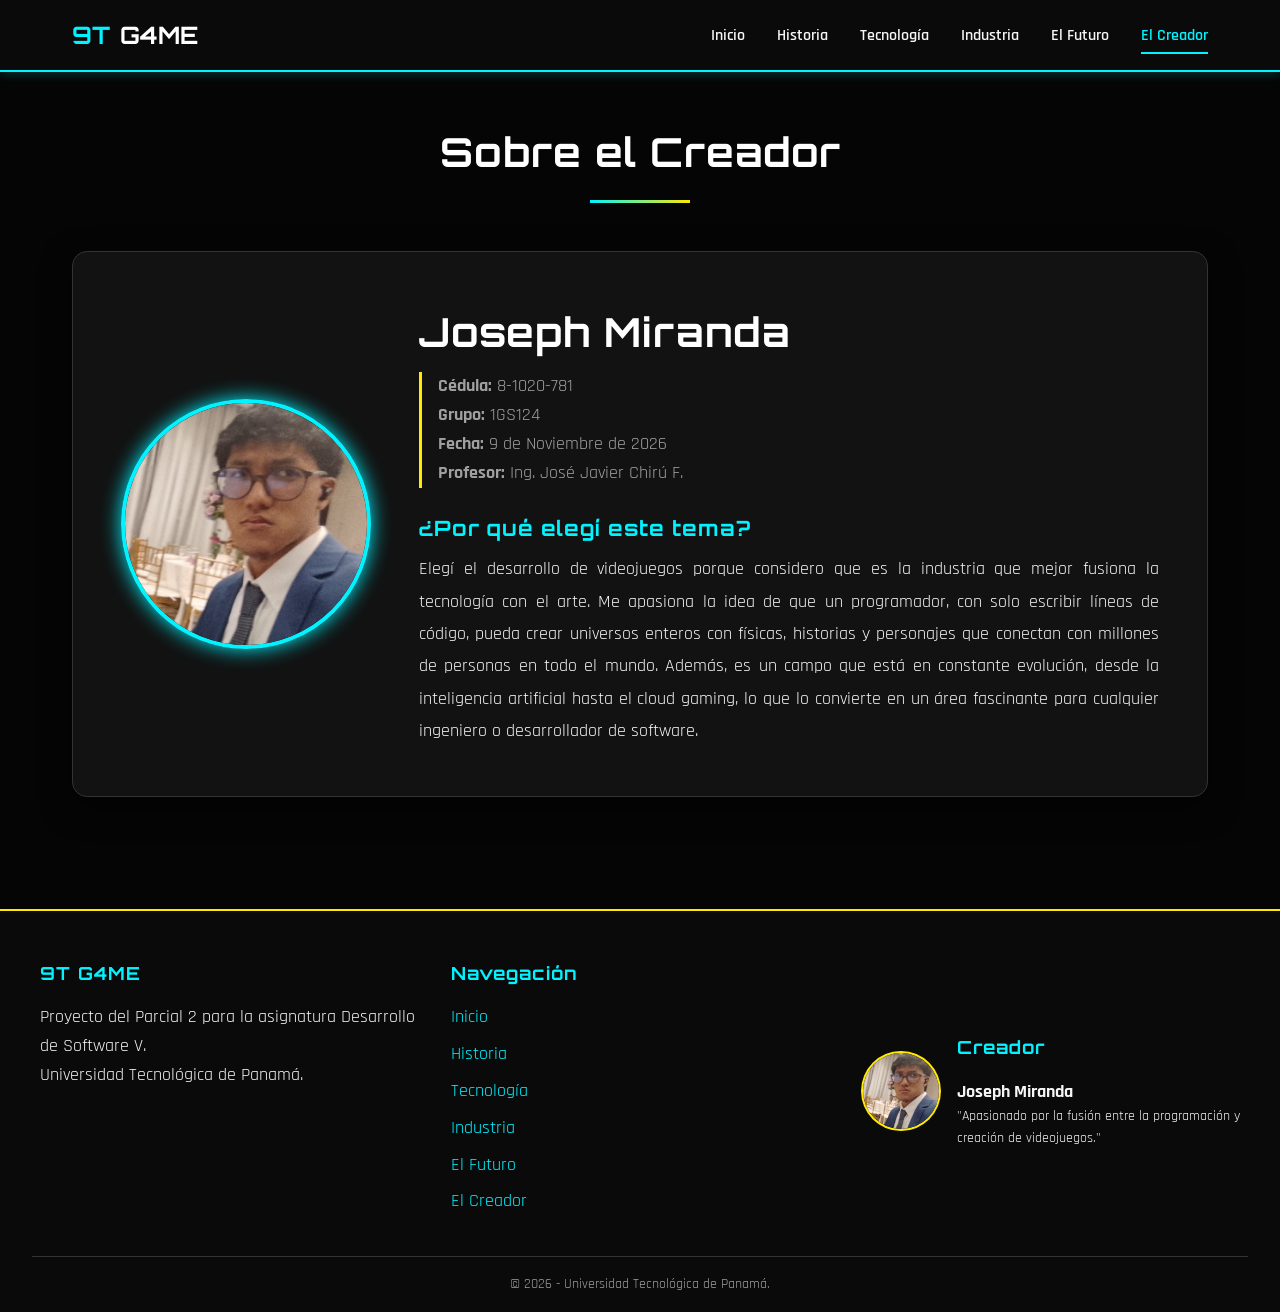
<file: creador.html>
<!DOCTYPE html>
<html lang="es">
<head>
  <meta charset="UTF-8">
  <meta name="viewport" content="width=device-width, initial-scale=1.0">
  <title>El Creador | Desarrollo de Videojuegos</title>
  <link rel="preconnect" href="https://fonts.googleapis.com">
  <link rel="preconnect" href="https://fonts.gstatic.com" crossorigin>
  <link href="https://fonts.googleapis.com/css2?family=Orbitron:wght@400;700&family=Rajdhani:wght@400;600&display=swap" rel="stylesheet">
  <link rel="stylesheet" href="css/styles.css">
</head>
<body>

<header>
  <nav class="navbar">
    <div class="logo"> <span>9T</span>G4ME</div>
    <ul class="nav-links" id="nav-links">
      <li><a href="index.html">Inicio</a></li>
      <li><a href="historia.html">Historia</a></li>
      <li><a href="tecnologia.html">Tecnología</a></li>
      <li><a href="industria.html">Industria</a></li>
      <li><a href="futuro.html">El Futuro</a></li>
      <li><a href="creador.html" class="active">El Creador</a></li>
    </ul>
    <div class="menu-toggle" id="menu-toggle">☰</div>
  </nav>
</header>

<main class="contenedor">
  <h1 class="titulo-seccion">Sobre el Creador</h1>

  <div class="perfil-creador">
    <div class="perfil-imagen">
      <img src="assets/img/creador.jpg" alt="Foto de perfil del creador">
    </div>

    <div class="perfil-info">
      <h2>Joseph Miranda</h2>
      <p class="datos-personales">
        <strong>Cédula:</strong> 8-1020-781 <br>
        <strong>Grupo:</strong> 1GS124 <br>
        <strong>Fecha:</strong> 9 de Noviembre de 2026 <br>
        <strong>Profesor:</strong> Ing. José Javier Chirú F.
      </p>

      <div class="resena">
        <h3>¿Por qué elegí este tema?</h3>
        <p>
          Elegí el desarrollo de videojuegos porque considero que es la industria que mejor fusiona la tecnología con el arte.
          Me apasiona la idea de que un programador, con solo escribir líneas de código, pueda crear universos enteros con físicas,
          historias y personajes que conectan con millones de personas en todo el mundo. Además, es un campo que está en constante evolución,
          desde la inteligencia artificial hasta el cloud gaming, lo que lo convierte en un área fascinante para cualquier ingeniero o desarrollador de software.
        </p>
      </div>
    </div>
  </div>
</main>

<footer>
  <div class="footer-contenido">
    <div>
      <h4>9T G4ME</h4>
      <p>Proyecto del Parcial 2 para la asignatura Desarrollo de Software V.</p>
      <p>Universidad Tecnológica de Panamá.</p>
    </div>
    <div>
      <h4>Navegación</h4>
      <ul>
        <li><a href="index.html">Inicio</a></li>
        <li><a href="historia.html">Historia</a></li>
        <li><a href="tecnologia.html">Tecnología</a></li>
        <li><a href="industria.html">Industria</a></li>
        <li><a href="futuro.html">El Futuro</a></li>
        <li><a href="creador.html">El Creador</a></li>
      </ul>
    </div>
    <div class="footer-creador">
      <img src="assets/img/creador.jpg" alt="Foto del creador" class="foto-creador">
      <div>
        <h4>Creador</h4>
        <p><strong>Joseph Miranda</strong></p>
        <p style="font-size: 0.85rem;">"Apasionado por la fusión entre la programación y creación de videojuegos."</p>
      </div>
    </div>
  </div>
  <div class="footer-bottom">
    <p>&copy; 2026 - Universidad Tecnológica de Panamá.</p>
  </div>
</footer>

<button id="btn-top" title="Volver arriba">↑</button>
<script src="assets/js/main.js"></script>
</body>
</html>
</file>
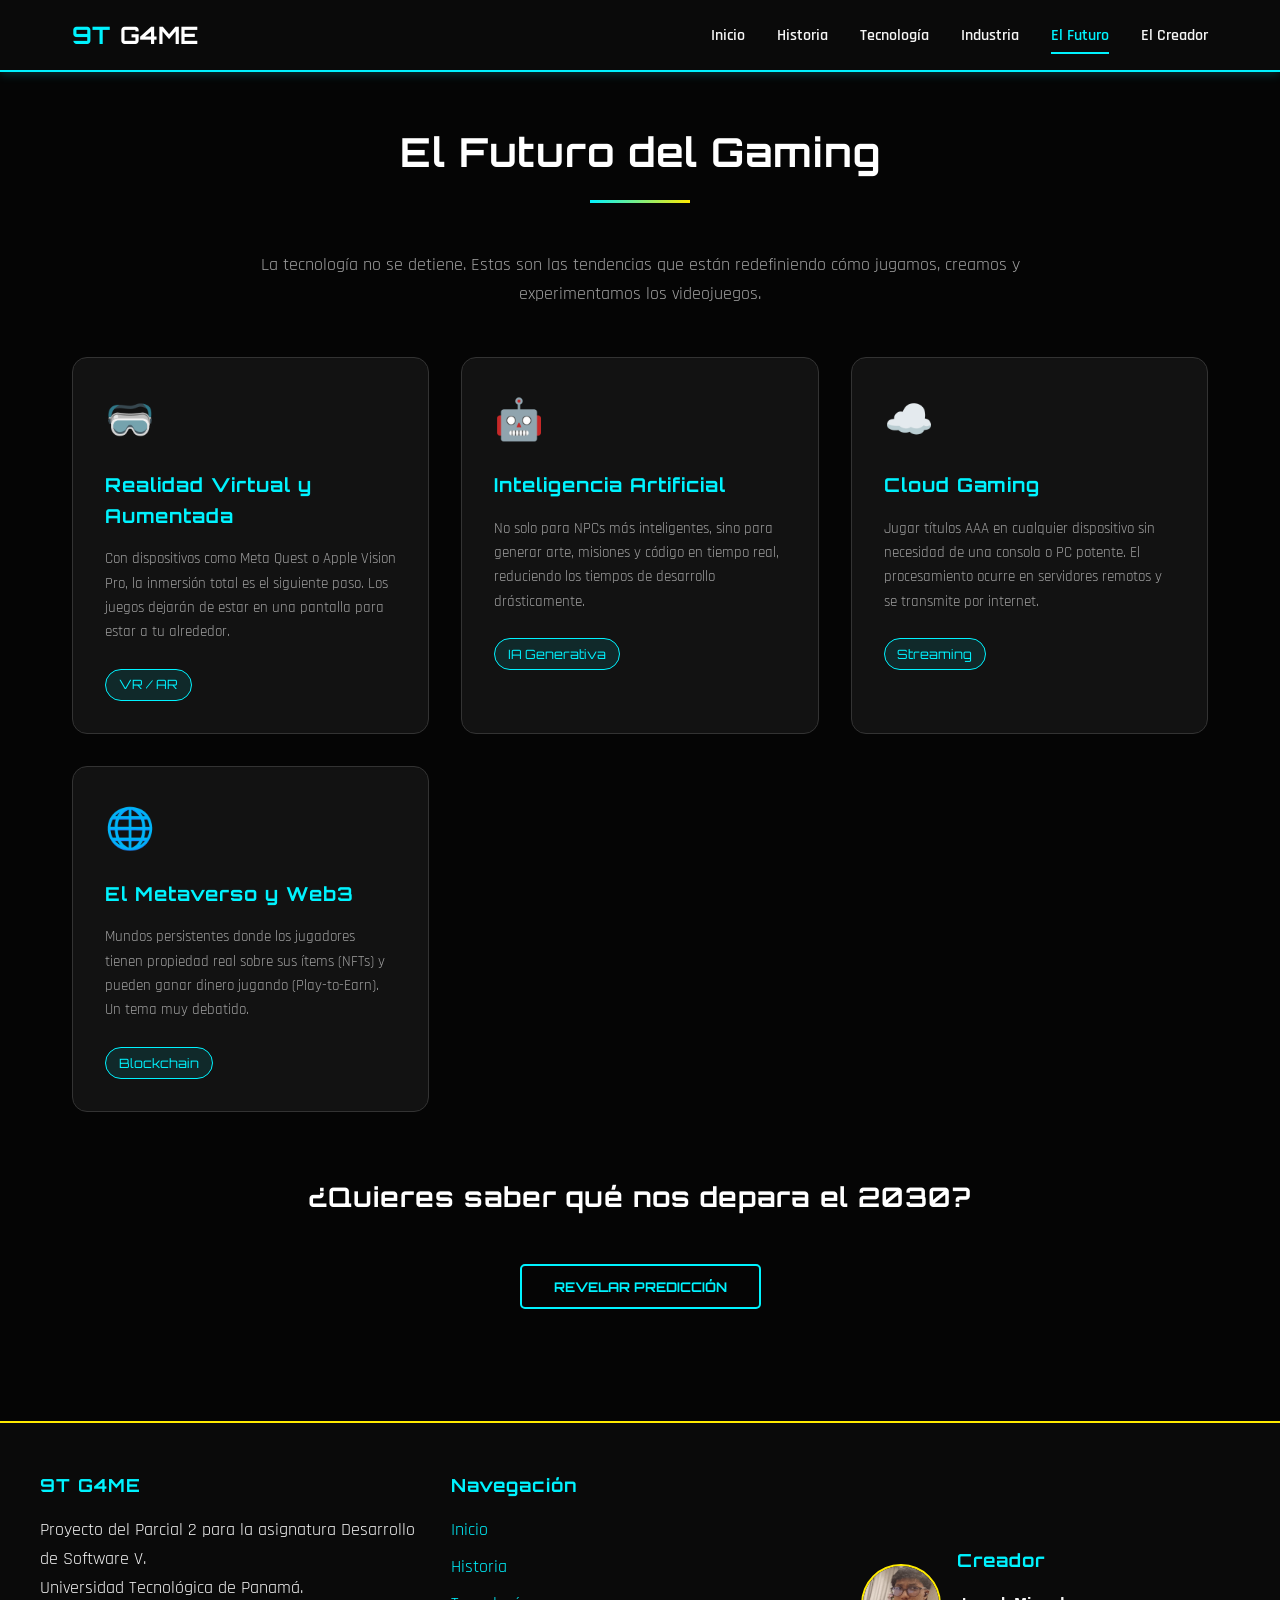
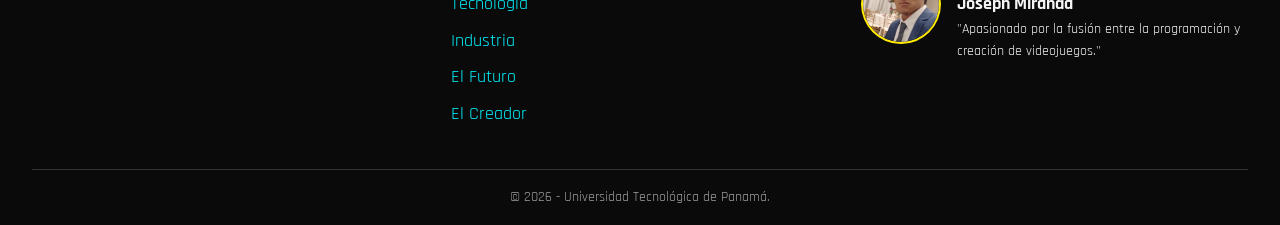
<file: futuro.html>
<!DOCTYPE html>
<html lang="es">
<head>
  <meta charset="UTF-8">
  <meta name="viewport" content="width=device-width, initial-scale=1.0">
  <title>El Futuro | Desarrollo de Videojuegos</title>
  <link rel="preconnect" href="https://fonts.googleapis.com">
  <link rel="preconnect" href="https://fonts.gstatic.com" crossorigin>
  <link href="https://fonts.googleapis.com/css2?family=Orbitron:wght@400;700&family=Rajdhani:wght@400;600&display=swap" rel="stylesheet">
  <link rel="stylesheet" href="css/styles.css">
</head>
<body>

<header>
  <nav class="navbar">
    <div class="logo"> <span>9T</span>G4ME</div>
    <ul class="nav-links" id="nav-links">
      <li><a href="index.html">Inicio</a></li>
      <li><a href="historia.html">Historia</a></li>
      <li><a href="tecnologia.html">Tecnología</a></li>
      <li><a href="industria.html">Industria</a></li>
      <li><a href="futuro.html" class="active">El Futuro</a></li>
      <li><a href="creador.html">El Creador</a></li>
    </ul>
    <div class="menu-toggle" id="menu-toggle">☰</div>
  </nav>
</header>

<main class="contenedor">
  <h1 class="titulo-seccion">El Futuro del Gaming</h1>
  <p style="text-align: center; max-width: 800px; margin: 0 auto 3rem; color: var(--color-texto-suave);">
    La tecnología no se detiene. Estas son las tendencias que están redefiniendo cómo jugamos, creamos y experimentamos los videojuegos.
  </p>

  <div class="grid-futuro">
    <div class="tarjeta-futuro">
      <div class="futuro-icono">🥽</div>
      <h3>Realidad Virtual y Aumentada</h3>
      <p>Con dispositivos como Meta Quest o Apple Vision Pro, la inmersión total es el siguiente paso. Los juegos dejarán de estar en una pantalla para estar a tu alrededor.</p>
      <span class="etiqueta">VR / AR</span>
    </div>

    <div class="tarjeta-futuro">
      <div class="futuro-icono">🤖</div>
      <h3>Inteligencia Artificial</h3>
      <p>No solo para NPCs más inteligentes, sino para generar arte, misiones y código en tiempo real, reduciendo los tiempos de desarrollo drásticamente.</p>
      <span class="etiqueta">IA Generativa</span>
    </div>

    <div class="tarjeta-futuro">
      <div class="futuro-icono">☁️</div>
      <h3>Cloud Gaming</h3>
      <p>Jugar títulos AAA en cualquier dispositivo sin necesidad de una consola o PC potente. El procesamiento ocurre en servidores remotos y se transmite por internet.</p>
      <span class="etiqueta">Streaming</span>
    </div>

    <div class="tarjeta-futuro">
      <div class="futuro-icono">🌐</div>
      <h3>El Metaverso y Web3</h3>
      <p>Mundos persistentes donde los jugadores tienen propiedad real sobre sus ítems (NFTs) y pueden ganar dinero jugando (Play-to-Earn). Un tema muy debatido.</p>
      <span class="etiqueta">Blockchain</span>
    </div>
  </div>

  <section style="text-align: center; margin-top: 4rem;">
    <h2>¿Quieres saber qué nos depara el 2030?</h2>
    <br>
    <button id="btn-prediccion" class="btn">Revelar Predicción</button>
    <p id="texto-prediccion" style="display: none; margin-top: 2rem; font-size: 1.2rem; color: var(--color-primario); padding: 1.5rem; border: 1px dashed var(--color-primario); border-radius: 10px;">
      En 2030, los motores gráficos serán tan avanzados que los videojuegos serán indistinguibles de la realidad. Además, veremos los primeros juegos "neurales" que se adaptan a las ondas cerebrales del jugador para ajustar la dificultad o la narrativa en tiempo real.
    </p>
  </section>
</main>

<footer>
  <div class="footer-contenido">
    <div>
      <h4>9T G4ME</h4>
      <p>Proyecto del Parcial 2 para la asignatura Desarrollo de Software V.</p>
      <p>Universidad Tecnológica de Panamá.</p>
    </div>
    <div>
      <h4>Navegación</h4>
      <ul>
        <li><a href="index.html">Inicio</a></li>
        <li><a href="historia.html">Historia</a></li>
        <li><a href="tecnologia.html">Tecnología</a></li>
        <li><a href="industria.html">Industria</a></li>
        <li><a href="futuro.html">El Futuro</a></li>
        <li><a href="creador.html">El Creador</a></li>
      </ul>
    </div>
    <div class="footer-creador">
      <img src="assets/img/creador.jpg" alt="Foto del creador" class="foto-creador">
      <div>
        <h4>Creador</h4>
        <p><strong>Joseph Miranda</strong></p>
        <p style="font-size: 0.85rem;">"Apasionado por la fusión entre la programación y creación de videojuegos."</p>
      </div>
    </div>
  </div>
  <div class="footer-bottom">
    <p>&copy; 2026 - Universidad Tecnológica de Panamá.</p>
  </div>
</footer>

<button id="btn-top" title="Volver arriba">↑</button>
<script src="assets/js/main.js"></script>
</body>
</html>
</file>
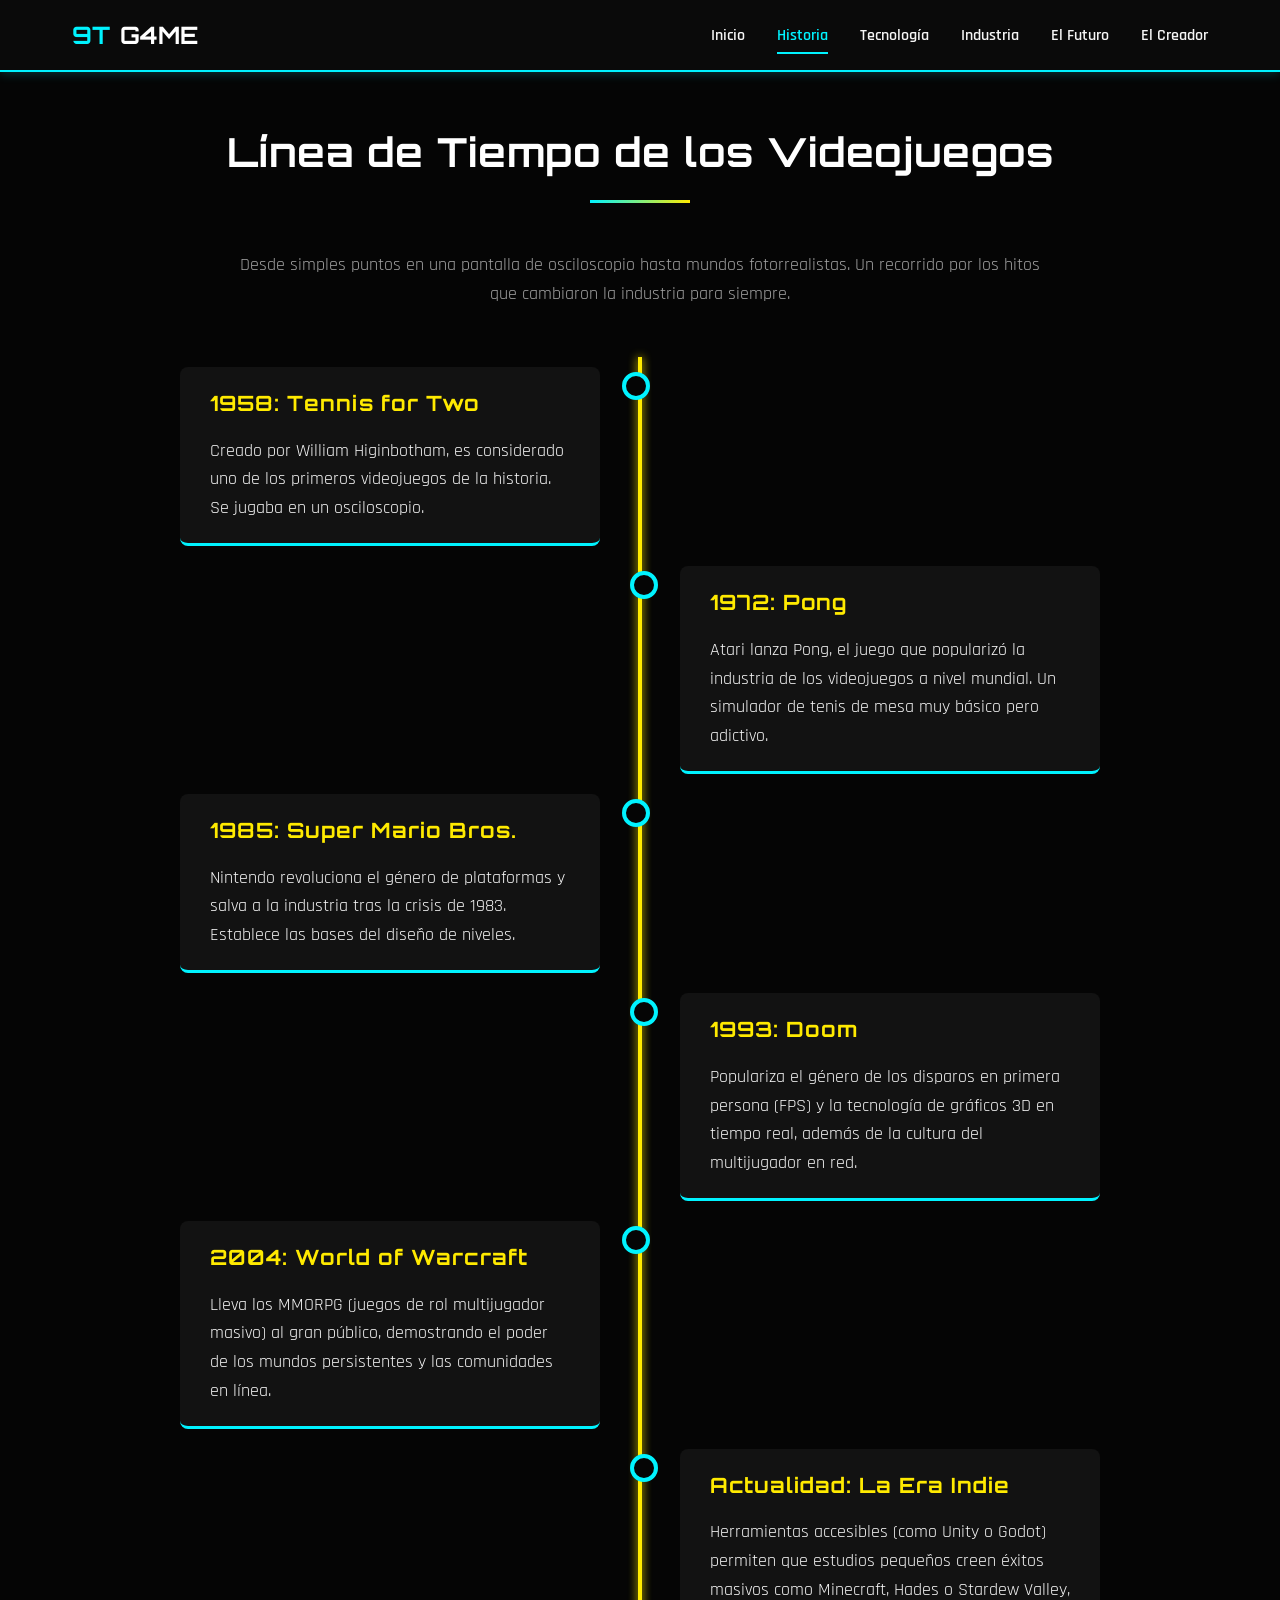
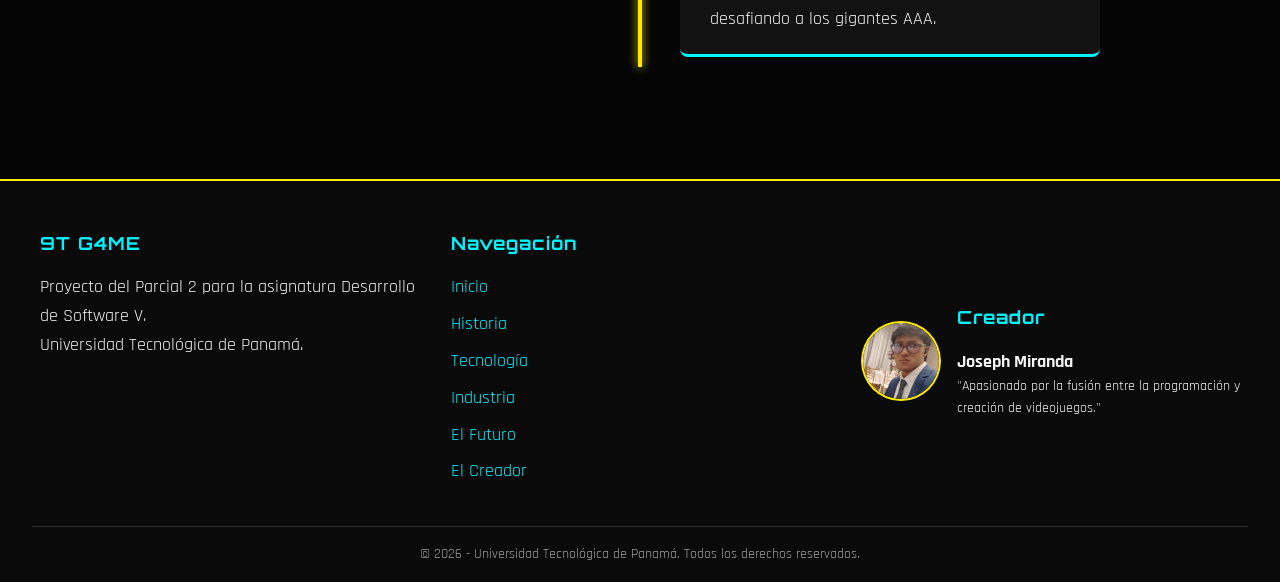
<file: historia.html>
<!DOCTYPE html>
<html lang="es">
<head>
  <meta charset="UTF-8">
  <meta name="viewport" content="width=device-width, initial-scale=1.0">
  <title>Historia | Desarrollo de Videojuegos</title>
  <link rel="preconnect" href="https://fonts.googleapis.com">
  <link rel="preconnect" href="https://fonts.gstatic.com" crossorigin>
  <link href="https://fonts.googleapis.com/css2?family=Orbitron:wght@400;700&family=Rajdhani:wght@400;600&display=swap" rel="stylesheet">
  <link rel="stylesheet" href="css/styles.css">
</head>
<body>

<header>
  <nav class="navbar">
    <div class="logo"> <span>9T</span>G4ME</div>
    <ul class="nav-links" id="nav-links">
      <li><a href="index.html">Inicio</a></li>
      <li><a href="historia.html" class="active">Historia</a></li>
      <li><a href="tecnologia.html">Tecnología</a></li>
      <li><a href="industria.html">Industria</a></li>
      <li><a href="futuro.html">El Futuro</a></li>
      <li><a href="creador.html">El Creador</a></li>
    </ul>
    <div class="menu-toggle" id="menu-toggle">☰</div>
  </nav>
</header>

<main class="contenedor">
  <h1 class="titulo-seccion">Línea de Tiempo de los Videojuegos</h1>
  <p style="text-align: center; max-width: 800px; margin: 0 auto 3rem; color: var(--color-texto-suave);">
    Desde simples puntos en una pantalla de osciloscopio hasta mundos fotorrealistas. Un recorrido por los hitos que cambiaron la industria para siempre.
  </p>

  <div class="timeline">
    <!-- Evento 1 -->
    <div class="timeline-item izquierda">
      <div class="timeline-contenido">
        <h3>1958: Tennis for Two</h3>
        <p>Creado por William Higinbotham, es considerado uno de los primeros videojuegos de la historia. Se jugaba en un osciloscopio.</p>
      </div>
    </div>

    <!-- Evento 2 -->
    <div class="timeline-item derecha">
      <div class="timeline-contenido">
        <h3>1972: Pong</h3>
        <p>Atari lanza Pong, el juego que popularizó la industria de los videojuegos a nivel mundial. Un simulador de tenis de mesa muy básico pero adictivo.</p>
      </div>
    </div>

    <!-- Evento 3 -->
    <div class="timeline-item izquierda">
      <div class="timeline-contenido">
        <h3>1985: Super Mario Bros.</h3>
        <p>Nintendo revoluciona el género de plataformas y salva a la industria tras la crisis de 1983. Establece las bases del diseño de niveles.</p>
      </div>
    </div>

    <!-- Evento 4 -->
    <div class="timeline-item derecha">
      <div class="timeline-contenido">
        <h3>1993: Doom</h3>
        <p>Populariza el género de los disparos en primera persona (FPS) y la tecnología de gráficos 3D en tiempo real, además de la cultura del multijugador en red.</p>
      </div>
    </div>

    <!-- Evento 5 -->
    <div class="timeline-item izquierda">
      <div class="timeline-contenido">
        <h3>2004: World of Warcraft</h3>
        <p>Lleva los MMORPG (juegos de rol multijugador masivo) al gran público, demostrando el poder de los mundos persistentes y las comunidades en línea.</p>
      </div>
    </div>

    <!-- Evento 6 -->
    <div class="timeline-item derecha">
      <div class="timeline-contenido">
        <h3>Actualidad: La Era Indie</h3>
        <p>Herramientas accesibles (como Unity o Godot) permiten que estudios pequeños creen éxitos masivos como Minecraft, Hades o Stardew Valley, desafiando a los gigantes AAA.</p>
      </div>
    </div>
  </div>
</main>

<footer>
  <div class="footer-contenido">
    <div>
      <h4>9T G4ME</h4>
      <p>Proyecto del Parcial 2 para la asignatura Desarrollo de Software V.</p>
      <p>Universidad Tecnológica de Panamá.</p>
    </div>
    <div>
      <h4>Navegación</h4>
      <ul>
        <li><a href="index.html">Inicio</a></li>
        <li><a href="historia.html">Historia</a></li>
        <li><a href="tecnologia.html">Tecnología</a></li>
        <li><a href="industria.html">Industria</a></li>
        <li><a href="futuro.html">El Futuro</a></li>
        <li><a href="creador.html">El Creador</a></li>
      </ul>
    </div>
    <div class="footer-creador">
      <img src="assets/img/creador.jpg" alt="Foto del creador" class="foto-creador">
      <div>
        <h4>Creador</h4>
        <p><strong>Joseph Miranda</strong></p>
        <p style="font-size: 0.85rem;">"Apasionado por la fusión entre la programación y creación de videojuegos."</p>
      </div>
    </div>
  </div>
  <div class="footer-bottom">
    <p>&copy; 2026 - Universidad Tecnológica de Panamá. Todos los derechos reservados.</p>
  </div>
</footer>

<button id="btn-top" title="Volver arriba">↑</button>
<script src="assets/js/main.js"></script>
</body>
</html>
</file>
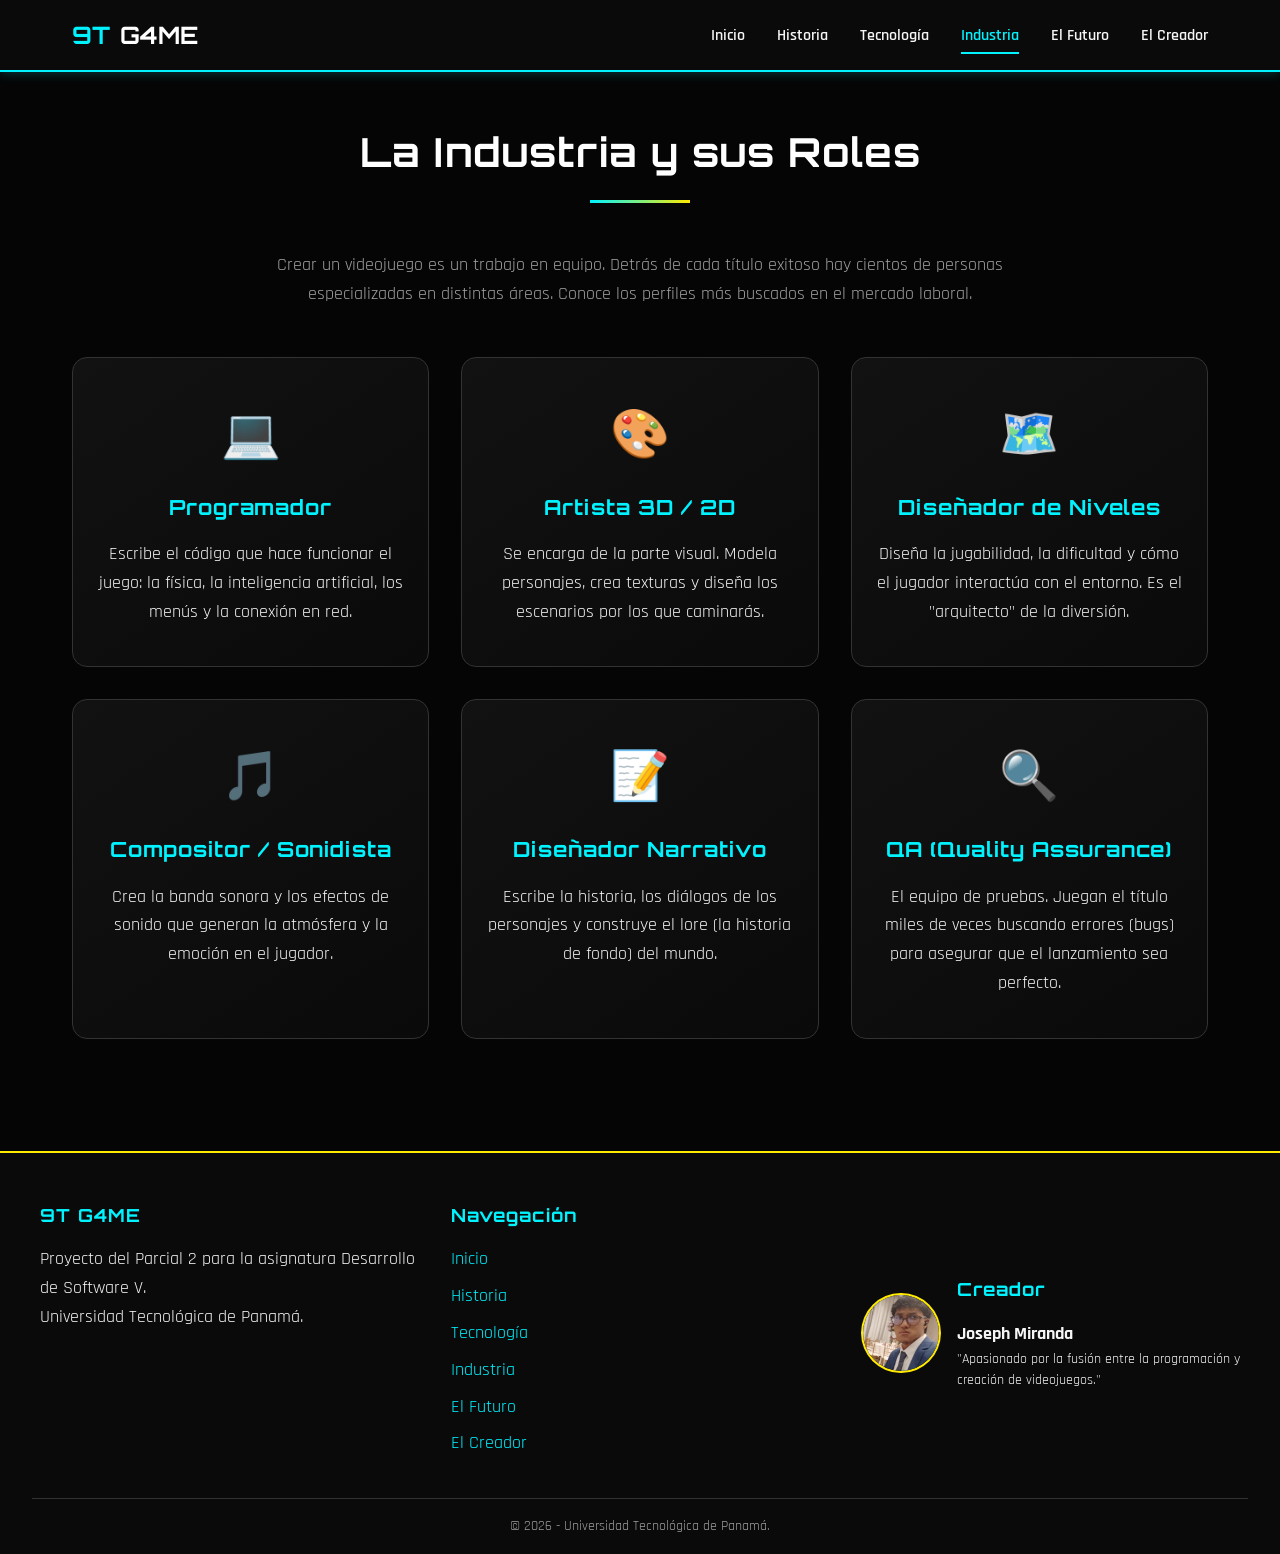
<file: industria.html>
<!DOCTYPE html>
<html lang="es">
<head>
  <meta charset="UTF-8">
  <meta name="viewport" content="width=device-width, initial-scale=1.0">
  <title>Industria | Desarrollo de Videojuegos</title>
  <link rel="preconnect" href="https://fonts.googleapis.com">
  <link rel="preconnect" href="https://fonts.gstatic.com" crossorigin>
  <link href="https://fonts.googleapis.com/css2?family=Orbitron:wght@400;700&family=Rajdhani:wght@400;600&display=swap" rel="stylesheet">
  <link rel="stylesheet" href="css/styles.css">
</head>
<body>

<header>
  <nav class="navbar">
    <div class="logo"> <span>9T</span>G4ME</div>
    <ul class="nav-links" id="nav-links">
      <li><a href="index.html">Inicio</a></li>
      <li><a href="historia.html">Historia</a></li>
      <li><a href="tecnologia.html">Tecnología</a></li>
      <li><a href="industria.html" class="active">Industria</a></li>
      <li><a href="futuro.html">El Futuro</a></li>
      <li><a href="creador.html">El Creador</a></li>
    </ul>
    <div class="menu-toggle" id="menu-toggle">☰</div>
  </nav>
</header>

<main class="contenedor">
  <h1 class="titulo-seccion">La Industria y sus Roles</h1>
  <p style="text-align: center; max-width: 800px; margin: 0 auto 3rem; color: var(--color-texto-suave);">
    Crear un videojuego es un trabajo en equipo. Detrás de cada título exitoso hay cientos de personas especializadas en distintas áreas. Conoce los perfiles más buscados en el mercado laboral.
  </p>

  <div class="grid-roles">
    <div class="rol-card">
      <div class="rol-icono">💻</div>
      <h3>Programador</h3>
      <p>Escribe el código que hace funcionar el juego: la física, la inteligencia artificial, los menús y la conexión en red.</p>
    </div>

    <div class="rol-card">
      <div class="rol-icono">🎨</div>
      <h3>Artista 3D / 2D</h3>
      <p>Se encarga de la parte visual. Modela personajes, crea texturas y diseña los escenarios por los que caminarás.</p>
    </div>

    <div class="rol-card">
      <div class="rol-icono">🗺️</div>
      <h3>Diseñador de Niveles</h3>
      <p>Diseña la jugabilidad, la dificultad y cómo el jugador interactúa con el entorno. Es el "arquitecto" de la diversión.</p>
    </div>

    <div class="rol-card">
      <div class="rol-icono">🎵</div>
      <h3>Compositor / Sonidista</h3>
      <p>Crea la banda sonora y los efectos de sonido que generan la atmósfera y la emoción en el jugador.</p>
    </div>

    <div class="rol-card">
      <div class="rol-icono">📝</div>
      <h3>Diseñador Narrativo</h3>
      <p>Escribe la historia, los diálogos de los personajes y construye el lore (la historia de fondo) del mundo.</p>
    </div>

    <div class="rol-card">
      <div class="rol-icono">🔍</div>
      <h3>QA (Quality Assurance)</h3>
      <p>El equipo de pruebas. Juegan el título miles de veces buscando errores (bugs) para asegurar que el lanzamiento sea perfecto.</p>
    </div>
  </div>
</main>

<footer>
  <div class="footer-contenido">
    <div>
      <h4>9T G4ME</h4>
      <p>Proyecto del Parcial 2 para la asignatura Desarrollo de Software V.</p>
      <p>Universidad Tecnológica de Panamá.</p>
    </div>
    <div>
      <h4>Navegación</h4>
      <ul>
        <li><a href="index.html">Inicio</a></li>
        <li><a href="historia.html">Historia</a></li>
        <li><a href="tecnologia.html">Tecnología</a></li>
        <li><a href="industria.html">Industria</a></li>
        <li><a href="futuro.html">El Futuro</a></li>
        <li><a href="creador.html">El Creador</a></li>
      </ul>
    </div>
    <div class="footer-creador">
      <img src="assets/img/creador.jpg" alt="Foto del creador" class="foto-creador">
      <div>
        <h4>Creador</h4>
        <p><strong>Joseph Miranda</strong></p>
        <p style="font-size: 0.85rem;">"Apasionado por la fusión entre la programación y creación de videojuegos."</p>
      </div>
    </div>
  </div>
  <div class="footer-bottom">
    <p>&copy; 2026 - Universidad Tecnológica de Panamá.</p>
  </div>
</footer>

<button id="btn-top" title="Volver arriba">↑</button>
<script src="assets/js/main.js"></script>
</body>
</html>
</file>
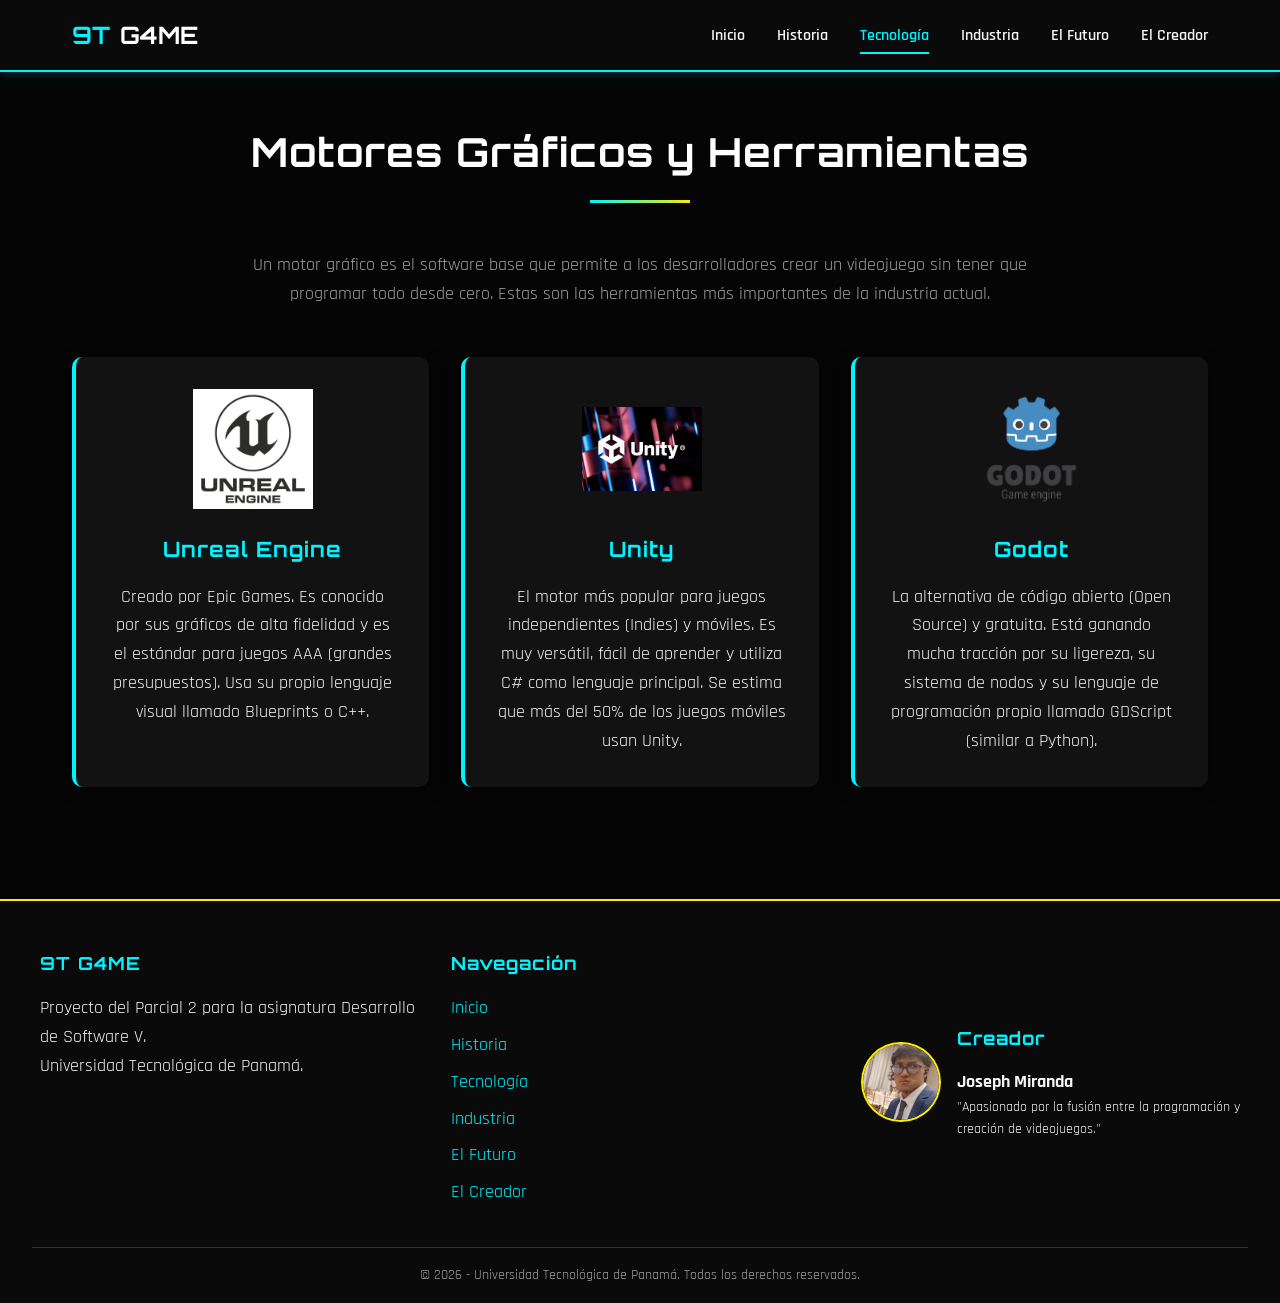
<file: tecnologia.html>
<!DOCTYPE html>
<html lang="es">
<head>
  <meta charset="UTF-8">
  <meta name="viewport" content="width=device-width, initial-scale=1.0">
  <title>Tecnología | Desarrollo de Videojuegos</title>
  <link rel="preconnect" href="https://fonts.googleapis.com">
  <link rel="preconnect" href="https://fonts.gstatic.com" crossorigin>
  <link href="https://fonts.googleapis.com/css2?family=Orbitron:wght@400;700&family=Rajdhani:wght@400;600&display=swap" rel="stylesheet">
  <link rel="stylesheet" href="css/styles.css">
</head>
<body>

<header>
  <nav class="navbar">
    <div class="logo"> <span>9T</span>G4ME</div>
    <ul class="nav-links" id="nav-links">
      <li><a href="index.html">Inicio</a></li>
      <li><a href="historia.html">Historia</a></li>
      <li><a href="tecnologia.html" class="active">Tecnología</a></li>
      <li><a href="industria.html">Industria</a></li>
      <li><a href="futuro.html">El Futuro</a></li>
      <li><a href="creador.html">El Creador</a></li>
    </ul>
    <div class="menu-toggle" id="menu-toggle">☰</div>
  </nav>
</header>

<main class="contenedor">
  <h1 class="titulo-seccion">Motores Gráficos y Herramientas</h1>
  <p style="text-align: center; max-width: 800px; margin: 0 auto 3rem; color: var(--color-texto-suave);">
    Un motor gráfico es el software base que permite a los desarrolladores crear un videojuego sin tener que programar todo desde cero. Estas son las herramientas más importantes de la industria actual.
  </p>

  <div class="grid-tarjetas">
    <!-- Tarjeta Unreal -->
    <article class="tarjeta tarjeta-motor">
      <img src="assets/img/unreal-logo.png" alt="Logo de Unreal Engine" class="logo-motor">
      <h3>Unreal Engine</h3>
      <p>Creado por Epic Games. Es conocido por sus gráficos de alta fidelidad y es el estándar para juegos AAA (grandes presupuestos). Usa su propio lenguaje visual llamado Blueprints o C++.</p>
    </article>

    <!-- Tarjeta Unity -->
    <article class="tarjeta tarjeta-motor">
      <img src="assets/img/unity-logo.png" alt="Logo de Unity" class="logo-motor">
      <h3>Unity</h3>
      <p>El motor más popular para juegos independientes (Indies) y móviles. Es muy versátil, fácil de aprender y utiliza C# como lenguaje principal. Se estima que más del 50% de los juegos móviles usan Unity.</p>
    </article>

    <!-- Tarjeta Godot -->
    <article class="tarjeta tarjeta-motor">
      <img src="assets/img/godot-logo.png" alt="Logo de Godot" class="logo-motor">
      <h3>Godot</h3>
      <p>La alternativa de código abierto (Open Source) y gratuita. Está ganando mucha tracción por su ligereza, su sistema de nodos y su lenguaje de programación propio llamado GDScript (similar a Python).</p>
    </article>
  </div>
</main>

<footer>
  <div class="footer-contenido">
    <div>
      <h4>9T G4ME</h4>
      <p>Proyecto del Parcial 2 para la asignatura Desarrollo de Software V.</p>
      <p>Universidad Tecnológica de Panamá.</p>
    </div>
    <div>
      <h4>Navegación</h4>
      <ul>
        <li><a href="index.html">Inicio</a></li>
        <li><a href="historia.html">Historia</a></li>
        <li><a href="tecnologia.html">Tecnología</a></li>
        <li><a href="industria.html">Industria</a></li>
        <li><a href="futuro.html">El Futuro</a></li>
        <li><a href="creador.html">El Creador</a></li>
      </ul>
    </div>
    <div class="footer-creador">
      <img src="assets/img/creador.jpg" alt="Foto del creador" class="foto-creador">
      <div>
        <h4>Creador</h4>
        <p><strong>Joseph Miranda</strong></p>
        <p style="font-size: 0.85rem;">"Apasionado por la fusión entre la programación y creación de videojuegos."</p>
      </div>
    </div>
  </div>
  <div class="footer-bottom">
    <p>&copy; 2026 - Universidad Tecnológica de Panamá. Todos los derechos reservados.</p>
  </div>
</footer>

<button id="btn-top" title="Volver arriba">↑</button>
<script src="assets/js/main.js"></script>
</body>
</html>
</file>
<file: css/styles.css>
/* =========================================
   1. VARIABLES GLOBALES (Paleta Cian, Amarillo y Negro)
   ========================================= */
:root {
  --bg-principal: #050505;     /* Negro casi puro */
  --bg-secundario: #0a0a0a;    /* Negro un poco más claro para contrastar */
  --bg-tarjeta: #121212;       /* Gris muy oscuro para las tarjetas */

  --color-primario: #00f3ff;   /* Cian Neón (Se mantiene) */
  --color-secundario: #ffea00; /* Amarillo Neón (Nuevo) */

  --color-texto: #f5f5f5;      /* Blanco roto para leer bien sobre negro */
  --color-texto-suave: #a0a0a0; /* Gris claro */

  --fuente-titulos: 'Orbitron', sans-serif;
  --fuente-cuerpo: 'Rajdhani', sans-serif;
  --transicion: all 0.3s ease;
}

/* =========================================
   2. RESET Y ESTILOS BASE
   ========================================= */
* {
  margin: 0;
  padding: 0;
  box-sizing: border-box;
}

html {
  scroll-behavior: smooth;
}

body {
  font-family: var(--fuente-cuerpo);
  background-color: var(--bg-principal);
  color: var(--color-texto);
  line-height: 1.6;
  font-size: 18px;
}

h1, h2, h3, h4 {
  font-family: var(--fuente-titulos);
  color: #ffffff;
  margin-bottom: 1rem;
  letter-spacing: 1px;
}

a {
  text-decoration: none;
  color: var(--color-primario);
  transition: var(--transicion);
}

a:hover {
  color: var(--color-secundario);
  text-shadow: 0 0 8px var(--color-secundario);
}

img {
  max-width: 100%;
  display: block;
}

/* =========================================
   3. HEADER Y NAVBAR
   ========================================= */
header {
  background-color: var(--bg-secundario);
  border-bottom: 2px solid var(--color-primario);
  position: sticky;
  top: 0;
  z-index: 1000;
  box-shadow: 0 2px 10px rgba(0, 243, 255, 0.2);
}

.navbar {
  display: flex;
  justify-content: space-between;
  align-items: center;
  max-width: 1200px;
  margin: 0 auto;
  padding: 1rem 2rem;
}

.logo {
  font-family: var(--fuente-titulos);
  font-size: 1.5rem;
  font-weight: 700;
  color: #ffffff;
  display: flex;
  align-items: center;
  gap: 10px;
}

.logo span {
  color: var(--color-primario);
}

.nav-links {
  list-style: none;
  display: flex;
  gap: 2rem;
}

.nav-links a {
  color: var(--color-texto);
  font-weight: 600;
  font-size: 1rem;
  padding: 0.5rem 0;
  position: relative;
}

/* Efecto de subrayado al pasar el mouse */

.nav-links a::after {
  content: '';
  position: absolute;
  bottom: 0;
  left: 0;
  width: 0;
  height: 2px;
  background: var(--color-primario);
  transition: var(--transicion);
}

.nav-links a:hover::after,
.nav-links a.active::after {
  width: 100%;
}

.nav-links a.active {
  color: var(--color-primario);
}

.menu-toggle {
  display: none;
  font-size: 2rem;
  cursor: pointer;
  color: var(--color-primario);
}

/* =========================================
   4. FOOTER
   ========================================= */
footer {
  background-color: var(--bg-secundario);
  border-top: 2px solid var(--color-secundario);
  padding: 3rem 2rem 1rem;
  margin-top: 4rem;
}

.footer-contenido {
  max-width: 1200px;
  margin: 0 auto;
  display: grid;
  grid-template-columns: repeat(auto-fit, minmax(250px, 1fr));
  gap: 2rem;
  margin-bottom: 2rem;
}

.footer-contenido h4 {
  color: var(--color-primario);
  margin-bottom: 1rem;
}

.footer-contenido ul {
  list-style: none;
}

.footer-contenido ul li {
  margin-bottom: 0.5rem;
}

.footer-creador {
  display: flex;
  gap: 1rem;
  align-items: center;
}

.foto-creador {
  width: 80px;
  height: 80px;
  border-radius: 50%;
  object-fit: cover;
  border: 2px solid var(--color-secundario);
}

.footer-bottom {
  text-align: center;
  padding-top: 1rem;
  border-top: 1px solid #333;
  font-size: 0.9rem;
  color: var(--color-texto-suave);
}

/* =========================================
   5. UTILIDADES Y COMPONENTES
   ========================================= */
.contenedor {
  max-width: 1200px;
  margin: 0 auto;
  padding: 3rem 2rem;
}

.titulo-seccion {
  text-align: center;
  font-size: 2.5rem;
  margin-bottom: 3rem;
  position: relative;
}

.titulo-seccion::after {
  content: '';
  display: block;
  width: 100px;
  height: 3px;
  background: linear-gradient(90deg, var(--color-primario), var(--color-secundario));
  margin: 1rem auto 0;
}

.btn {
  display: inline-block;
  padding: 0.8rem 2rem;
  background: transparent;
  color: var(--color-primario);
  border: 2px solid var(--color-primario);
  border-radius: 5px;
  font-family: var(--fuente-titulos);
  font-weight: 700;
  text-transform: uppercase;
  cursor: pointer;
  transition: var(--transicion);
}

.btn:hover {
  background: var(--color-primario);
  color: var(--bg-principal);
  box-shadow: 0 0 20px var(--color-primario);
}

#btn-top {
  position: fixed;
  bottom: 30px;
  right: 30px;
  width: 50px;
  height: 50px;
  border-radius: 50%;
  background: var(--color-secundario);
  color: white;
  border: none;
  cursor: pointer;
  font-size: 1.5rem;
  display: none; /* Se controla con JS */
  z-index: 999;
  transition: var(--transicion);
  box-shadow: 0 0 15px var(--color-secundario);
}

#btn-top:hover {
  transform: translateY(-5px);
}

/* =========================================
   6. DISEÑO RESPONSIVO BASE (Menú Móvil)
   ========================================= */
@media (max-width: 768px) {
  .nav-links {
    display: none; /* Oculto por defecto en móviles */
    flex-direction: column;
    position: absolute;
    top: 100%;
    left: 0;
    width: 100%;
    background: var(--bg-secundario);
    padding: 1rem;
    text-align: center;
    border-bottom: 2px solid var(--color-primario);
  }

  .nav-links.active {
    display: flex; /* Se muestra cuando JS añade la clase .active */
  }

  .menu-toggle {
    display: block;
  }

  .titulo-seccion {
    font-size: 2rem;
  }
}

/* =========================================
   7. ESTILOS ESPECÍFICOS DE CADA PÁGINA
   ========================================= */

/* --- INDEX (Hero y Tarjetas) --- */
.hero {
  background: linear-gradient(rgba(10, 10, 15, 0.8), rgba(10, 10, 15, 0.9)), url('../assets/img/hero-bg.jpg');
  background-size: cover;
  background-position: center;
  height: 80vh;
  display: flex;
  justify-content: center;
  align-items: center;
  text-align: center;
  padding: 0 2rem;
  border-bottom: 2px solid var(--color-secundario);
}

.hero-contenido {
  max-width: 800px;
}

.hero h1 {
  font-size: 4rem;
  margin-bottom: 1rem;
  text-shadow: 0 0 20px var(--color-primario);
  animation: fadeInDown 1s ease;
}

.hero p {
  font-size: 1.3rem;
  color: var(--color-texto);
  margin-bottom: 2rem;
  animation: fadeInUp 1s ease;
}

.grid-tarjetas {
  display: grid;
  grid-template-columns: repeat(auto-fit, minmax(300px, 1fr));
  gap: 2rem;
}

.tarjeta {
  background-color: var(--bg-tarjeta);
  padding: 2rem;
  border-radius: 10px;
  border-left: 4px solid var(--color-primario);
  transition: var(--transicion);
  box-shadow: 0 4px 15px rgba(0,0,0,0.5);
}

.tarjeta:hover {
  transform: translateY(-10px);
  border-left-color: var(--color-secundario);
  box-shadow: 0 10px 25px rgba(255, 0, 255, 0.2);
}

.tarjeta h3 {
  color: var(--color-primario);
  margin-bottom: 1rem;
}

@keyframes fadeInDown {
  from { opacity: 0; transform: translateY(-30px); }
  to { opacity: 1; transform: translateY(0); }
}

@keyframes fadeInUp {
  from { opacity: 0; transform: translateY(30px); }
  to { opacity: 1; transform: translateY(0); }
}

/* --- HISTORIA (Línea de Tiempo) --- */
.timeline {
  position: relative;
  max-width: 1000px;
  margin: 0 auto;
}

.timeline::after {
  content: '';
  position: absolute;
  width: 4px;
  background: var(--color-secundario);
  top: 0;
  bottom: 0;
  left: 50%;
  margin-left: -2px;
  box-shadow: 0 0 10px var(--color-secundario);
}

.timeline-item {
  padding: 10px 40px;
  position: relative;
  background-color: inherit;
  width: 50%;
}

.timeline-item.izquierda { left: 0; }
.timeline-item.derecha { left: 50%; }

.timeline-item::after {
  content: '';
  position: absolute;
  width: 20px;
  height: 20px;
  right: -10px;
  background-color: var(--bg-principal);
  border: 4px solid var(--color-primario);
  top: 15px;
  border-radius: 50%;
  z-index: 1;
}

.timeline-item.derecha::after { left: -10px; }

.timeline-contenido {
  padding: 20px 30px;
  background-color: var(--bg-tarjeta);
  position: relative;
  border-radius: 8px;
  border-bottom: 3px solid var(--color-primario);
  transition: var(--transicion);
}

.timeline-contenido:hover {
  box-shadow: 0 0 15px rgba(0, 243, 255, 0.3);
  transform: scale(1.02);
}

.timeline-contenido h3 { color: var(--color-secundario); }

@media screen and (max-width: 768px) {
  .timeline::after { left: 31px; }
  .timeline-item { width: 100%; padding-left: 70px; padding-right: 25px; }
  .timeline-item.derecha { left: 0%; }
  .timeline-item::after { left: 21px; }
  .timeline-item.derecha::after { left: 21px; }
}

/* --- TECNOLOGÍA (Logos de Motores) --- */
.tarjeta-motor { text-align: center; }

.logo-motor {
  width: 120px;
  height: 120px;
  object-fit: contain;
  margin: 0 auto 1.5rem;
  transition: var(--transicion);
}

.tarjeta-motor:hover .logo-motor {
  filter: grayscale(0%) drop-shadow(0 0 10px var(--color-primario));
  transform: scale(1.1);
}

/* --- INDUSTRIA (Roles) --- */
.grid-roles {
  display: grid;
  grid-template-columns: repeat(auto-fit, minmax(280px, 1fr));
  gap: 2rem;
}

.rol-card {
  background: linear-gradient(145deg, var(--bg-tarjeta), var(--bg-secundario));
  padding: 2.5rem 1.5rem;
  border-radius: 15px;
  text-align: center;
  border: 1px solid #333;
  transition: var(--transicion);
}

.rol-card:hover {
  border-color: var(--color-secundario);
  transform: translateY(-5px);
  box-shadow: 0 10px 20px rgba(255, 0, 255, 0.15);
}

.rol-icono { font-size: 3rem; margin-bottom: 1rem; }
.rol-card h3 { color: var(--color-primario); margin-bottom: 1rem; font-size: 1.3rem; }

/* --- FUTURO (Tarjetas Neón) --- */
.grid-futuro {
  display: grid;
  grid-template-columns: repeat(auto-fit, minmax(300px, 1fr));
  gap: 2rem;
}

.tarjeta-futuro {
  background-color: var(--bg-tarjeta);
  padding: 2rem;
  border-radius: 15px;
  border: 1px solid #333;
  position: relative;
  overflow: hidden;
  transition: var(--transicion);
}

.tarjeta-futuro::before {
  content: '';
  position: absolute;
  top: 0;
  left: 0;
  width: 100%;
  height: 3px;
  background: linear-gradient(90deg, var(--color-primario), var(--color-secundario));
  transform: scaleX(0);
  transition: transform 0.4s ease;
}

.tarjeta-futuro:hover::before { transform: scaleX(1); }
.tarjeta-futuro:hover { transform: translateY(-5px); box-shadow: 0 10px 30px rgba(0, 0, 0, 0.5); }

.futuro-icono { font-size: 2.5rem; margin-bottom: 1rem; }
.tarjeta-futuro h3 { color: var(--color-primario); font-size: 1.2rem; margin-bottom: 1rem; }
.tarjeta-futuro p { font-size: 0.95rem; color: var(--color-texto-suave); margin-bottom: 1.5rem; }

.etiqueta {
  display: inline-block;
  background: rgba(0, 243, 255, 0.1);
  color: var(--color-primario);
  padding: 0.3rem 0.8rem;
  border-radius: 20px;
  font-size: 0.8rem;
  font-family: var(--fuente-titulos);
  border: 1px solid var(--color-primario);
}

/* --- CREADOR (Perfil) --- */
.perfil-creador {
  display: flex;
  gap: 3rem;
  align-items: center;
  background-color: var(--bg-tarjeta);
  padding: 3rem;
  border-radius: 15px;
  border: 1px solid #333;
  box-shadow: 0 10px 30px rgba(0, 0, 0, 0.5);
}

.perfil-imagen { flex: 0 0 250px; }

.perfil-imagen img {
  width: 250px;
  height: 250px;
  object-fit: cover;
  border-radius: 50%;
  border: 4px solid var(--color-primario);
  box-shadow: 0 0 20px var(--color-primario);
  transition: var(--transicion);
}

.perfil-imagen img:hover {
  transform: scale(1.05) rotate(3deg);
  border-color: var(--color-secundario);
  box-shadow: 0 0 30px var(--color-secundario);
}

.perfil-info h2 { font-size: 2.5rem; margin-bottom: 0.5rem; }

.datos-personales {
  color: var(--color-texto-suave);
  margin-bottom: 1.5rem;
  border-left: 3px solid var(--color-secundario);
  padding-left: 1rem;
}

.resena h3 { color: var(--color-primario); margin-bottom: 0.5rem; }
.resena p { text-align: justify; line-height: 1.8; }

@media (max-width: 768px) {
  .perfil-creador { flex-direction: column; text-align: center; padding: 2rem; }
  .datos-personales { border-left: none; border-top: 2px solid var(--color-secundario); padding-left: 0; padding-top: 1rem; margin-top: 1rem; }
  .resena p { text-align: center; }
}
</file>
